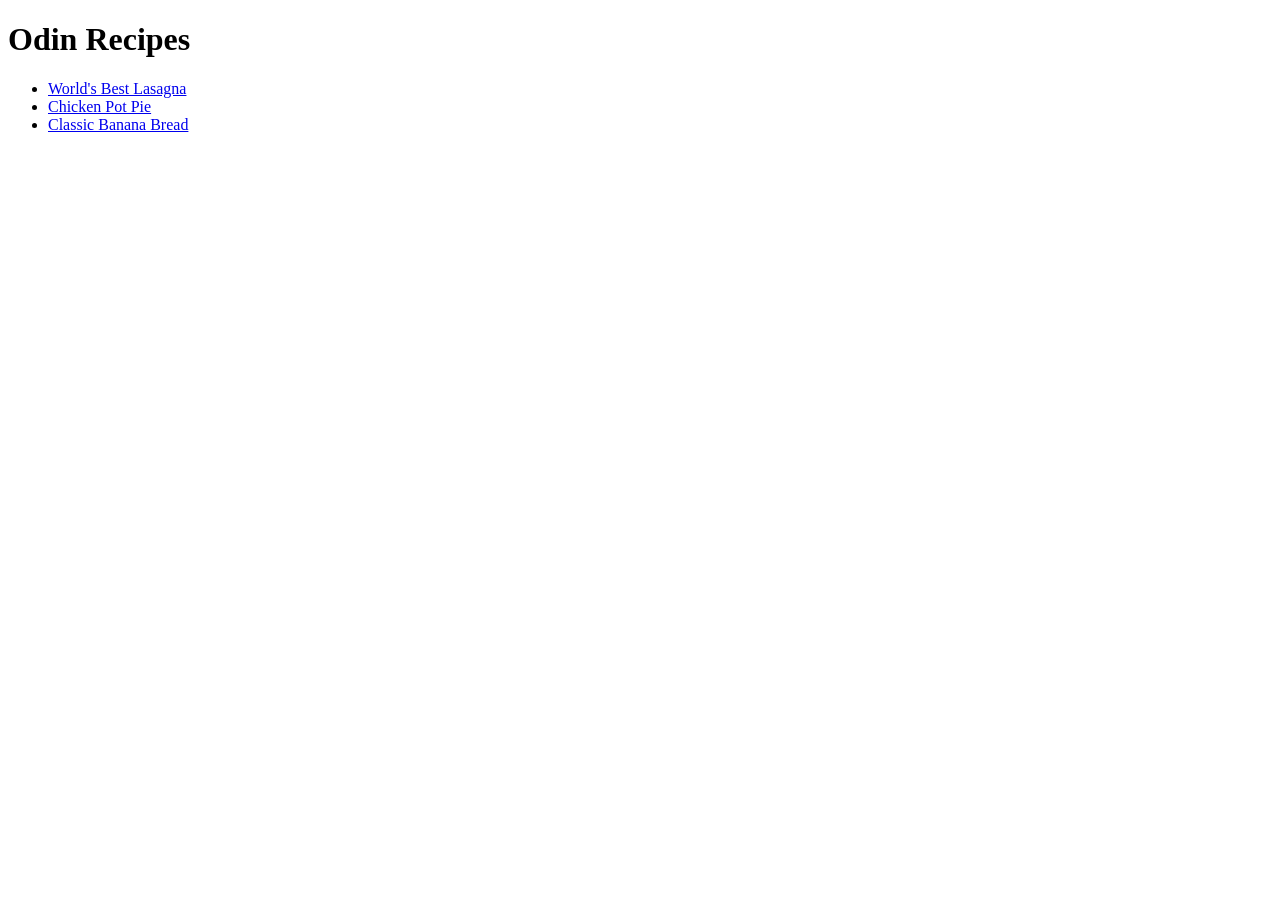
<file: index.html>
<!doctype html>
<html lang="en">
  <head>
    <meta charset="UTF-8" />
    <meta name="viewport" content="width=device-width, initial-scale=1.0" />
    <title>Odin Recipes</title>
  </head>
  <body>
    <h1>Odin Recipes</h1>

    <ul>
      <li><a href="./recipes/lasagna.html">World's Best Lasagna</a></li>
      <li><a href="./recipes/chicken-pot-pie.html">Chicken Pot Pie</a></li>
      <li>
        <a href="./recipes/classic-banana-bread.html">Classic Banana Bread</a>
      </li>
    </ul>
  </body>
</html>
</file>
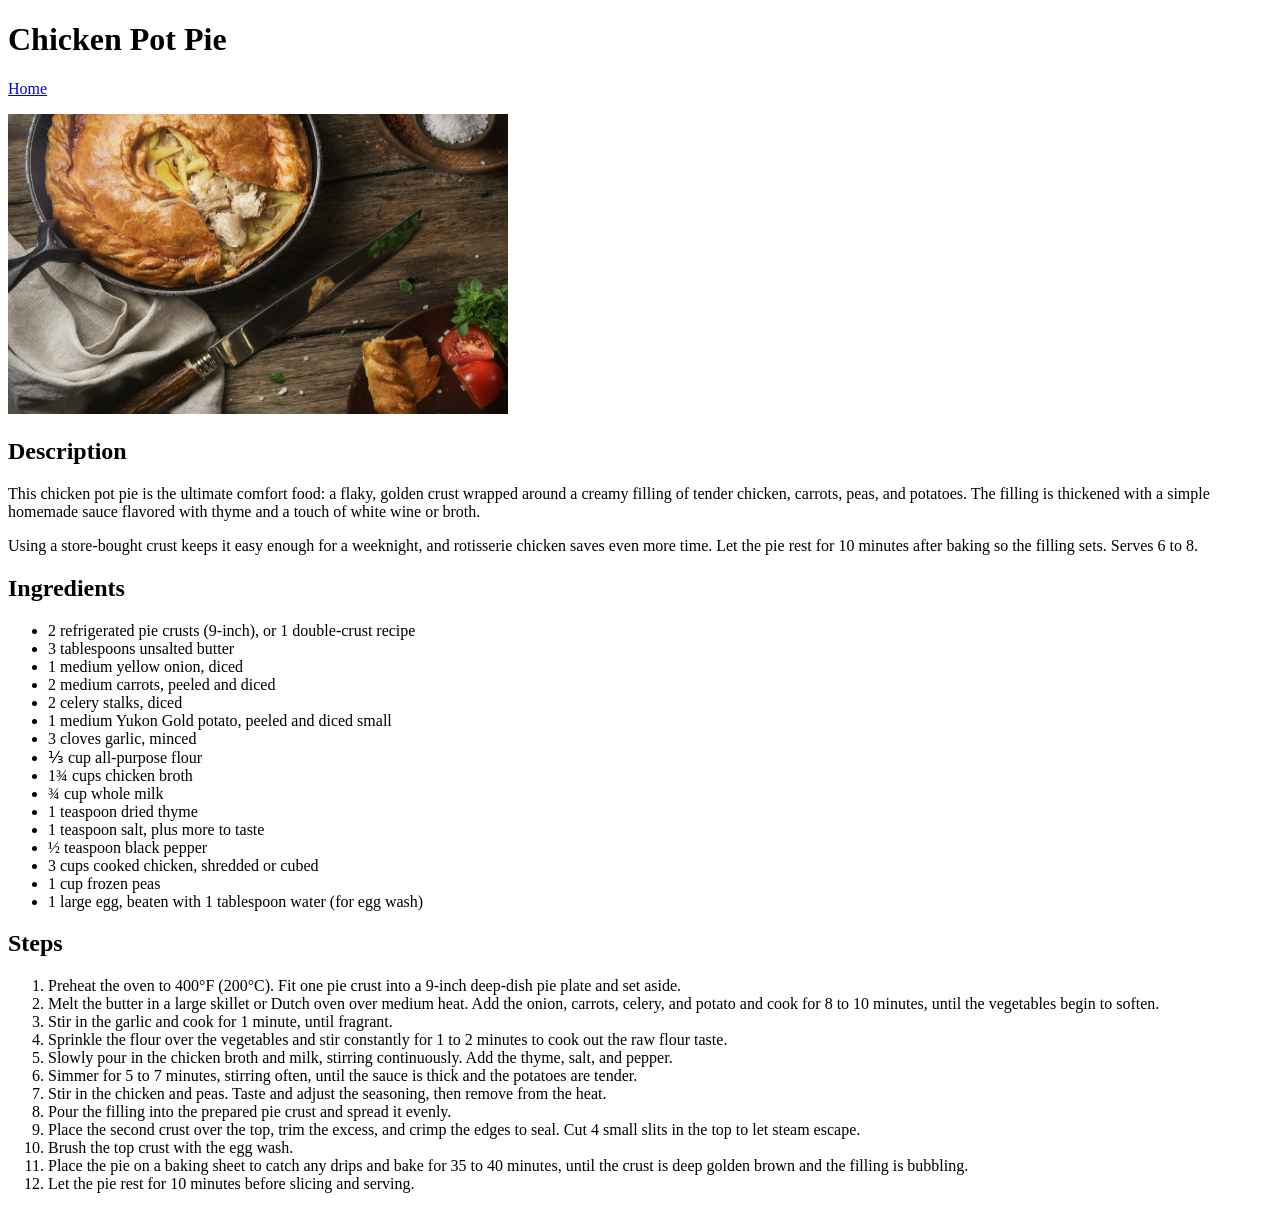
<file: recipes/chicken-pot-pie.html>
<!doctype html>
<html lang="en">
  <head>
    <meta charset="UTF-8" />
    <meta name="viewport" content="width=device-width, initial-scale=1.0" />
    <title>Chicken Pot Pie</title>
  </head>
  <body>
    <h1>Chicken Pot Pie</h1>

    <p><a href="../index.html">Home</a></p>

    <img
      src="../images/chicken-pot-pie.jpg"
      alt="Image of Chicken Pot Pie with a golden brown crust and a portion of pie served. The dish is resting on a wooden board."
      height="300"
      width="500"
    />

    <h2>Description</h2>

    <p>
      This chicken pot pie is the ultimate comfort food: a flaky, golden crust
      wrapped around a creamy filling of tender chicken, carrots, peas, and
      potatoes. The filling is thickened with a simple homemade sauce flavored
      with thyme and a touch of white wine or broth.
    </p>

    <p>
      Using a store-bought crust keeps it easy enough for a weeknight, and
      rotisserie chicken saves even more time. Let the pie rest for 10 minutes
      after baking so the filling sets. Serves 6 to 8.
    </p>

    <h2>Ingredients</h2>

    <ul>
      <li>2 refrigerated pie crusts (9-inch), or 1 double-crust recipe</li>
      <li>3 tablespoons unsalted butter</li>
      <li>1 medium yellow onion, diced</li>
      <li>2 medium carrots, peeled and diced</li>
      <li>2 celery stalks, diced</li>
      <li>1 medium Yukon Gold potato, peeled and diced small</li>
      <li>3 cloves garlic, minced</li>
      <li>⅓ cup all-purpose flour</li>
      <li>1¾ cups chicken broth</li>
      <li>¾ cup whole milk</li>
      <li>1 teaspoon dried thyme</li>
      <li>1 teaspoon salt, plus more to taste</li>
      <li>½ teaspoon black pepper</li>
      <li>3 cups cooked chicken, shredded or cubed</li>
      <li>1 cup frozen peas</li>
      <li>1 large egg, beaten with 1 tablespoon water (for egg wash)</li>
    </ul>

    <h2>Steps</h2>

    <ol>
      <li>
        Preheat the oven to 400°F (200°C). Fit one pie crust into a 9-inch
        deep-dish pie plate and set aside.
      </li>
      <li>
        Melt the butter in a large skillet or Dutch oven over medium heat. Add
        the onion, carrots, celery, and potato and cook for 8 to 10 minutes,
        until the vegetables begin to soften.
      </li>
      <li>Stir in the garlic and cook for 1 minute, until fragrant.</li>
      <li>
        Sprinkle the flour over the vegetables and stir constantly for 1 to 2
        minutes to cook out the raw flour taste.
      </li>
      <li>
        Slowly pour in the chicken broth and milk, stirring continuously. Add
        the thyme, salt, and pepper.
      </li>
      <li>
        Simmer for 5 to 7 minutes, stirring often, until the sauce is thick and
        the potatoes are tender.
      </li>
      <li>
        Stir in the chicken and peas. Taste and adjust the seasoning, then
        remove from the heat.
      </li>
      <li>
        Pour the filling into the prepared pie crust and spread it evenly.
      </li>
      <li>
        Place the second crust over the top, trim the excess, and crimp the
        edges to seal. Cut 4 small slits in the top to let steam escape.
      </li>
      <li>Brush the top crust with the egg wash.</li>
      <li>
        Place the pie on a baking sheet to catch any drips and bake for 35 to 40
        minutes, until the crust is deep golden brown and the filling is
        bubbling.
      </li>
      <li>Let the pie rest for 10 minutes before slicing and serving.</li>
    </ol>
  </body>
</html>
</file>
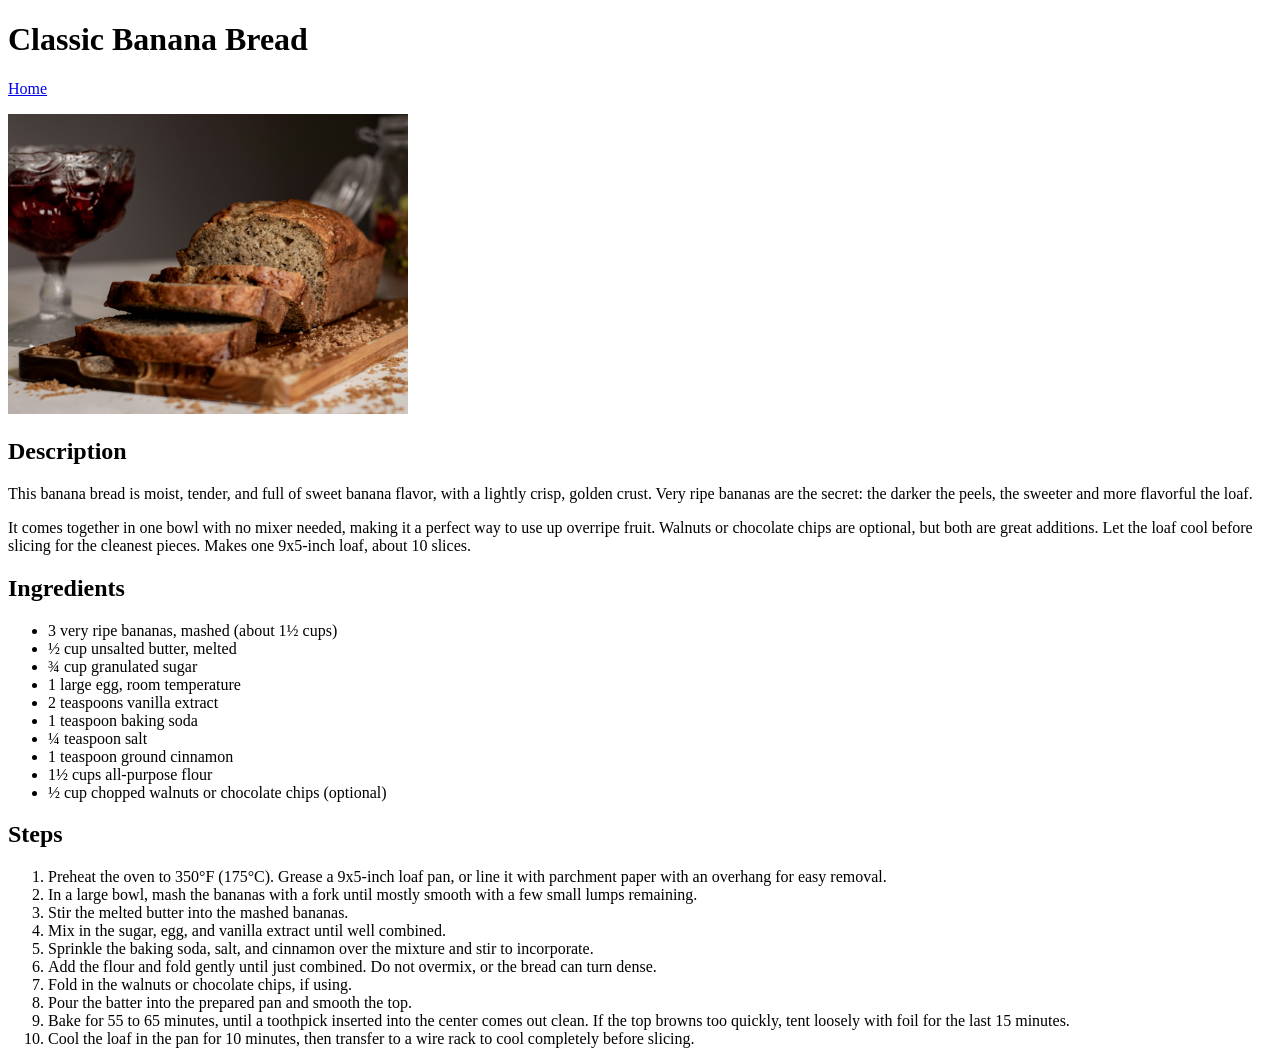
<file: recipes/classic-banana-bread.html>
<!doctype html>
<html lang="en">
  <head>
    <meta charset="UTF-8" />
    <meta name="viewport" content="width=device-width, initial-scale=1.0" />
    <title>Classic Banana Bread</title>
  </head>
  <body>
    <h1>Classic Banana Bread</h1>

    <p><a href="../index.html">Home</a></p>

    <img
      src="../images/banana-bread.jpg"
      alt="Image of Banana Bread with two slices cut from the loaf leaning on to the place"
      height="300"
      width="400"
    />

    <h2>Description</h2>

    <p>
      This banana bread is moist, tender, and full of sweet banana flavor, with
      a lightly crisp, golden crust. Very ripe bananas are the secret: the
      darker the peels, the sweeter and more flavorful the loaf.
    </p>

    <p>
      It comes together in one bowl with no mixer needed, making it a perfect
      way to use up overripe fruit. Walnuts or chocolate chips are optional, but
      both are great additions. Let the loaf cool before slicing for the
      cleanest pieces. Makes one 9x5-inch loaf, about 10 slices.
    </p>

    <h2>Ingredients</h2>
    <ul>
      <li>3 very ripe bananas, mashed (about 1½ cups)</li>
      <li>½ cup unsalted butter, melted</li>
      <li>¾ cup granulated sugar</li>
      <li>1 large egg, room temperature</li>
      <li>2 teaspoons vanilla extract</li>
      <li>1 teaspoon baking soda</li>
      <li>¼ teaspoon salt</li>
      <li>1 teaspoon ground cinnamon</li>
      <li>1½ cups all-purpose flour</li>
      <li>½ cup chopped walnuts or chocolate chips (optional)</li>
    </ul>

    <h2>Steps</h2>
    <ol>
      <li>
        Preheat the oven to 350°F (175°C). Grease a 9x5-inch loaf pan, or line
        it with parchment paper with an overhang for easy removal.
      </li>
      <li>
        In a large bowl, mash the bananas with a fork until mostly smooth with a
        few small lumps remaining.
      </li>
      <li>Stir the melted butter into the mashed bananas.</li>
      <li>Mix in the sugar, egg, and vanilla extract until well combined.</li>
      <li>
        Sprinkle the baking soda, salt, and cinnamon over the mixture and stir
        to incorporate.
      </li>
      <li>
        Add the flour and fold gently until just combined. Do not overmix, or
        the bread can turn dense.
      </li>
      <li>Fold in the walnuts or chocolate chips, if using.</li>
      <li>Pour the batter into the prepared pan and smooth the top.</li>
      <li>
        Bake for 55 to 65 minutes, until a toothpick inserted into the center
        comes out clean. If the top browns too quickly, tent loosely with foil
        for the last 15 minutes.
      </li>
      <li>
        Cool the loaf in the pan for 10 minutes, then transfer to a wire rack to
        cool completely before slicing.
      </li>
    </ol>
  </body>
</html>
</file>
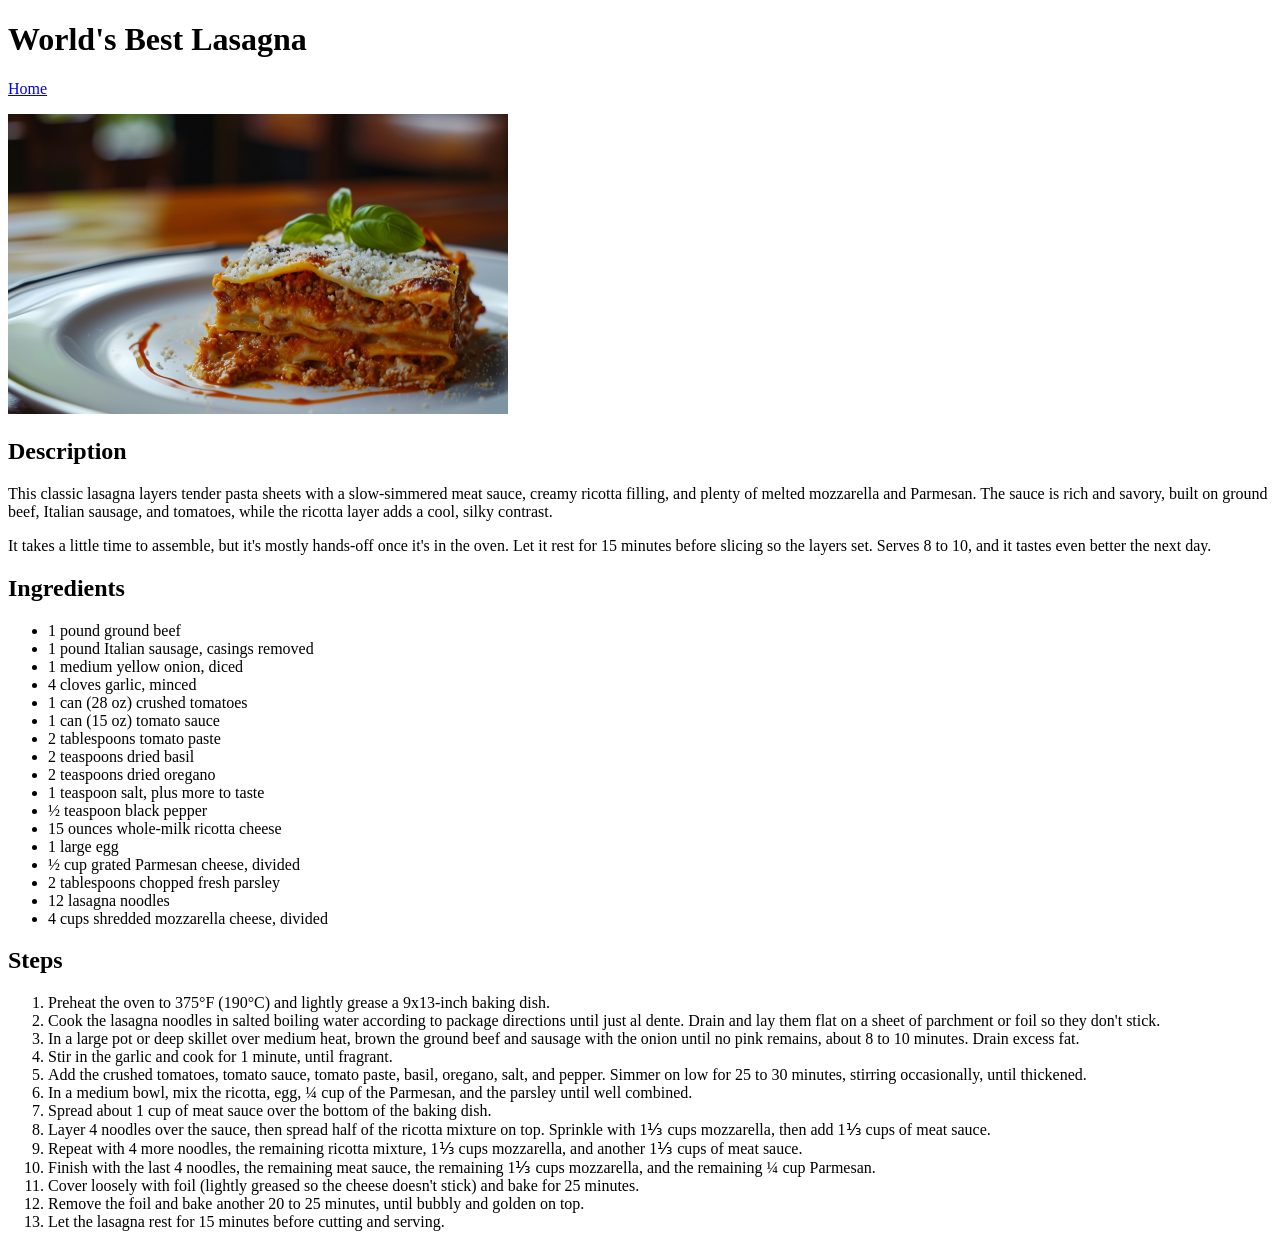
<file: recipes/lasagna.html>
<!doctype html>
<html lang="en">
  <head>
    <meta charset="UTF-8" />
    <meta name="viewport" content="width=device-width, initial-scale=1.0" />
    <title>World's Best Lasagna</title>
  </head>
  <body>
    <h1>World's Best Lasagna</h1>
    <p><a href="../index.html">Home</a></p>

    <img
      src="../images/lasagna.jpg"
      alt="Lasagna on white plate covered with grated cheese and basil on top"
      height="300"
      width="500"
    />

    <h2>Description</h2>
    <p>
      This classic lasagna layers tender pasta sheets with a slow-simmered meat
      sauce, creamy ricotta filling, and plenty of melted mozzarella and
      Parmesan. The sauce is rich and savory, built on ground beef, Italian
      sausage, and tomatoes, while the ricotta layer adds a cool, silky
      contrast.
    </p>

    <p>
      It takes a little time to assemble, but it's mostly hands-off once it's in
      the oven. Let it rest for 15 minutes before slicing so the layers set.
      Serves 8 to 10, and it tastes even better the next day.
    </p>

    <h2>Ingredients</h2>
    <ul>
      <li>1 pound ground beef</li>
      <li>1 pound Italian sausage, casings removed</li>
      <li>1 medium yellow onion, diced</li>
      <li>4 cloves garlic, minced</li>
      <li>1 can (28 oz) crushed tomatoes</li>
      <li>1 can (15 oz) tomato sauce</li>
      <li>2 tablespoons tomato paste</li>
      <li>2 teaspoons dried basil</li>
      <li>2 teaspoons dried oregano</li>
      <li>1 teaspoon salt, plus more to taste</li>
      <li>½ teaspoon black pepper</li>
      <li>15 ounces whole-milk ricotta cheese</li>
      <li>1 large egg</li>
      <li>½ cup grated Parmesan cheese, divided</li>
      <li>2 tablespoons chopped fresh parsley</li>
      <li>12 lasagna noodles</li>
      <li>4 cups shredded mozzarella cheese, divided</li>
    </ul>

    <h2>Steps</h2>
    <ol>
      <li>
        Preheat the oven to 375°F (190°C) and lightly grease a 9x13-inch baking
        dish.
      </li>
      <li>
        Cook the lasagna noodles in salted boiling water according to package
        directions until just al dente. Drain and lay them flat on a sheet of
        parchment or foil so they don't stick.
      </li>
      <li>
        In a large pot or deep skillet over medium heat, brown the ground beef
        and sausage with the onion until no pink remains, about 8 to 10 minutes.
        Drain excess fat.
      </li>
      <li>Stir in the garlic and cook for 1 minute, until fragrant.</li>
      <li>
        Add the crushed tomatoes, tomato sauce, tomato paste, basil, oregano,
        salt, and pepper. Simmer on low for 25 to 30 minutes, stirring
        occasionally, until thickened.
      </li>
      <li>
        In a medium bowl, mix the ricotta, egg, ¼ cup of the Parmesan, and the
        parsley until well combined.
      </li>
      <li>
        Spread about 1 cup of meat sauce over the bottom of the baking dish.
      </li>
      <li>
        Layer 4 noodles over the sauce, then spread half of the ricotta mixture
        on top. Sprinkle with 1⅓ cups mozzarella, then add 1⅓ cups of meat
        sauce.
      </li>
      <li>
        Repeat with 4 more noodles, the remaining ricotta mixture, 1⅓ cups
        mozzarella, and another 1⅓ cups of meat sauce.
      </li>
      <li>
        Finish with the last 4 noodles, the remaining meat sauce, the remaining
        1⅓ cups mozzarella, and the remaining ¼ cup Parmesan.
      </li>
      <li>
        Cover loosely with foil (lightly greased so the cheese doesn't stick)
        and bake for 25 minutes.
      </li>
      <li>
        Remove the foil and bake another 20 to 25 minutes, until bubbly and
        golden on top.
      </li>
      <li>Let the lasagna rest for 15 minutes before cutting and serving.</li>
    </ol>
  </body>
</html>
</file>
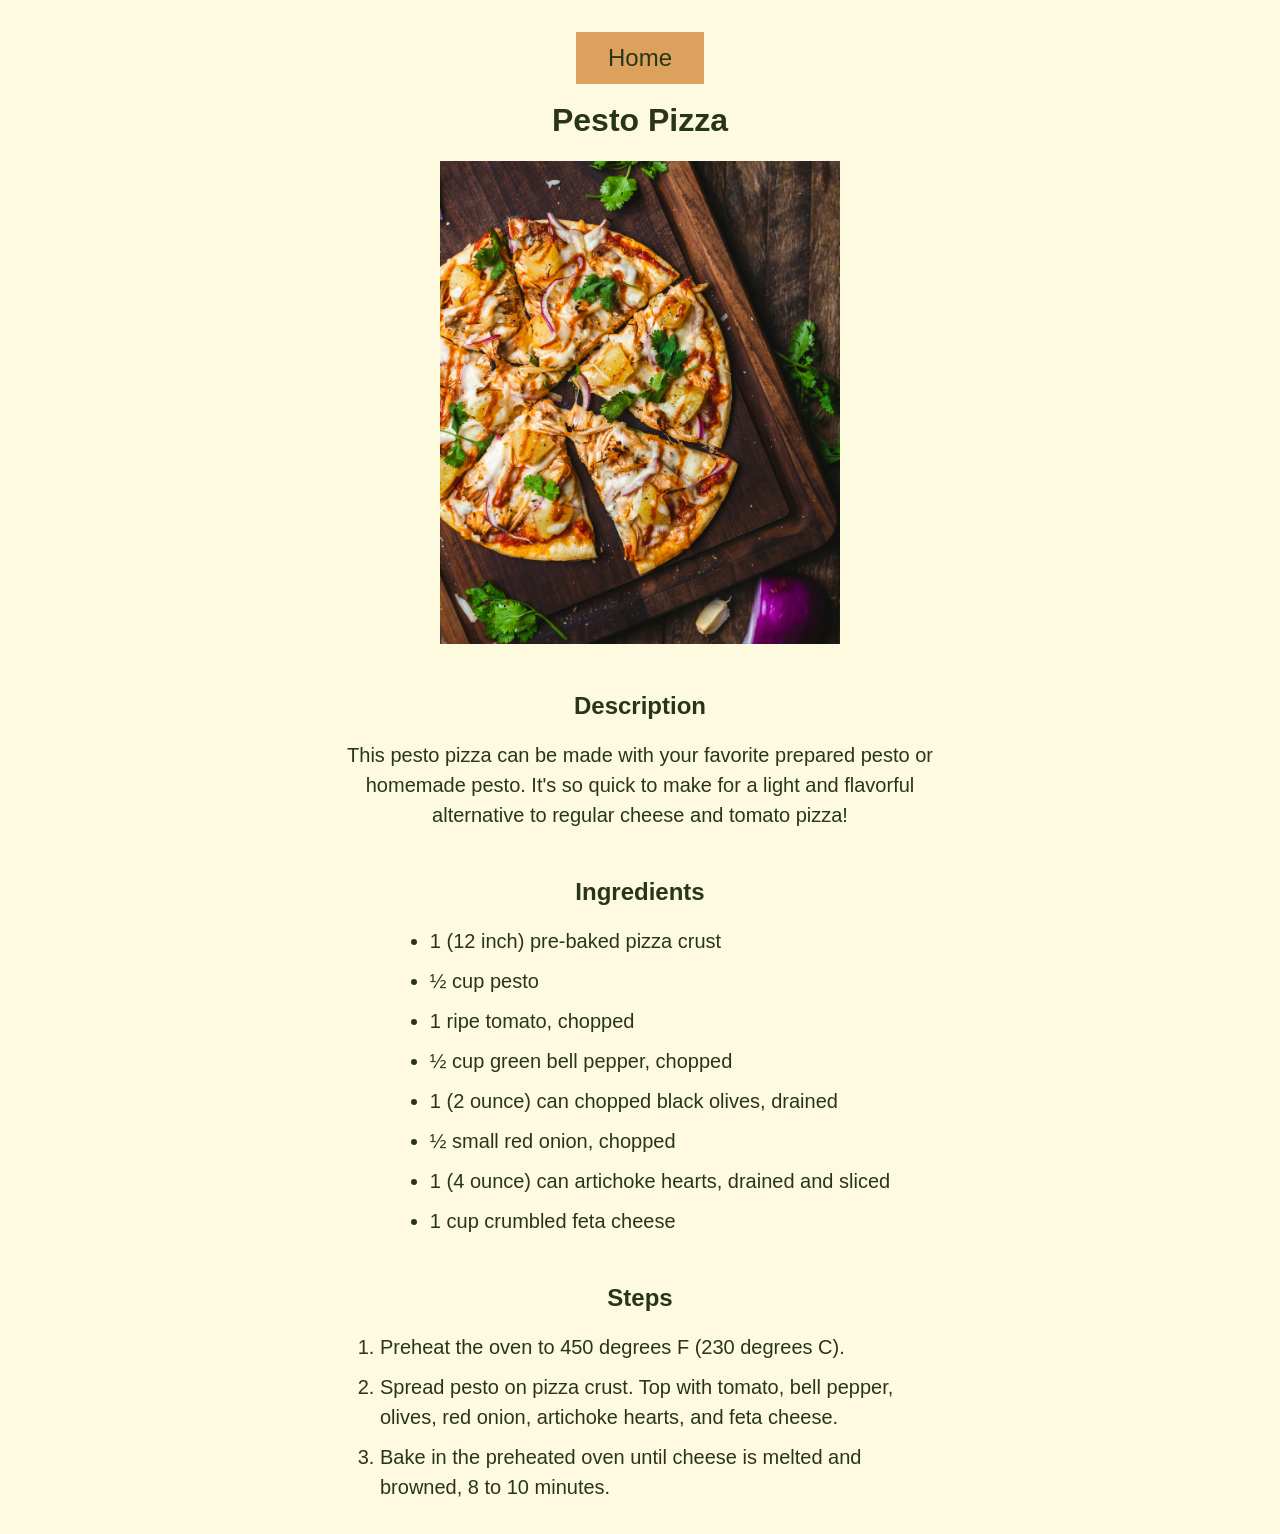
<file: recipes/pizza.html>
<!doctype html>
<html lang="en">
  <head>
    <meta charset="UTF-8" />
    <meta name="viewport" content="width=device-width, initial-scale=1.0" />
    <title>Pizza</title>

    <link rel="stylesheet" href="../styles.css" />
  </head>
  <body class="recipe-page">
    <a href="../index.html" class="home-btn">Home</a>
    <h1>Pesto Pizza</h1>
    <img src="../images/pizza.jpg" alt="Pizza on chopping board" />

    <h2>Description</h2>
    <div class="description">
      <p>
        This pesto pizza can be made with your favorite prepared pesto or
        homemade pesto. It's so quick to make for a light and flavorful
        alternative to regular cheese and tomato pizza!
      </p>
    </div>

    <h2>Ingredients</h2>
    <ul class="ingredients">
      <li>1 (12 inch) pre-baked pizza crust</li>
      <li>½ cup pesto</li>
      <li>1 ripe tomato, chopped</li>
      <li>½ cup green bell pepper, chopped</li>
      <li>1 (2 ounce) can chopped black olives, drained</li>
      <li>½ small red onion, chopped</li>
      <li>1 (4 ounce) can artichoke hearts, drained and sliced</li>
      <li>1 cup crumbled feta cheese</li>
    </ul>

    <h2>Steps</h2>
    <ol class="ingredients">
      <li>Preheat the oven to 450 degrees F (230 degrees C).</li>
      <li>
        Spread pesto on pizza crust. Top with tomato, bell pepper, olives, red
        onion, artichoke hearts, and feta cheese.
      </li>
      <li>
        Bake in the preheated oven until cheese is melted and browned, 8 to 10
        minutes.
      </li>
    </ol>
  </body>
</html>
</file>
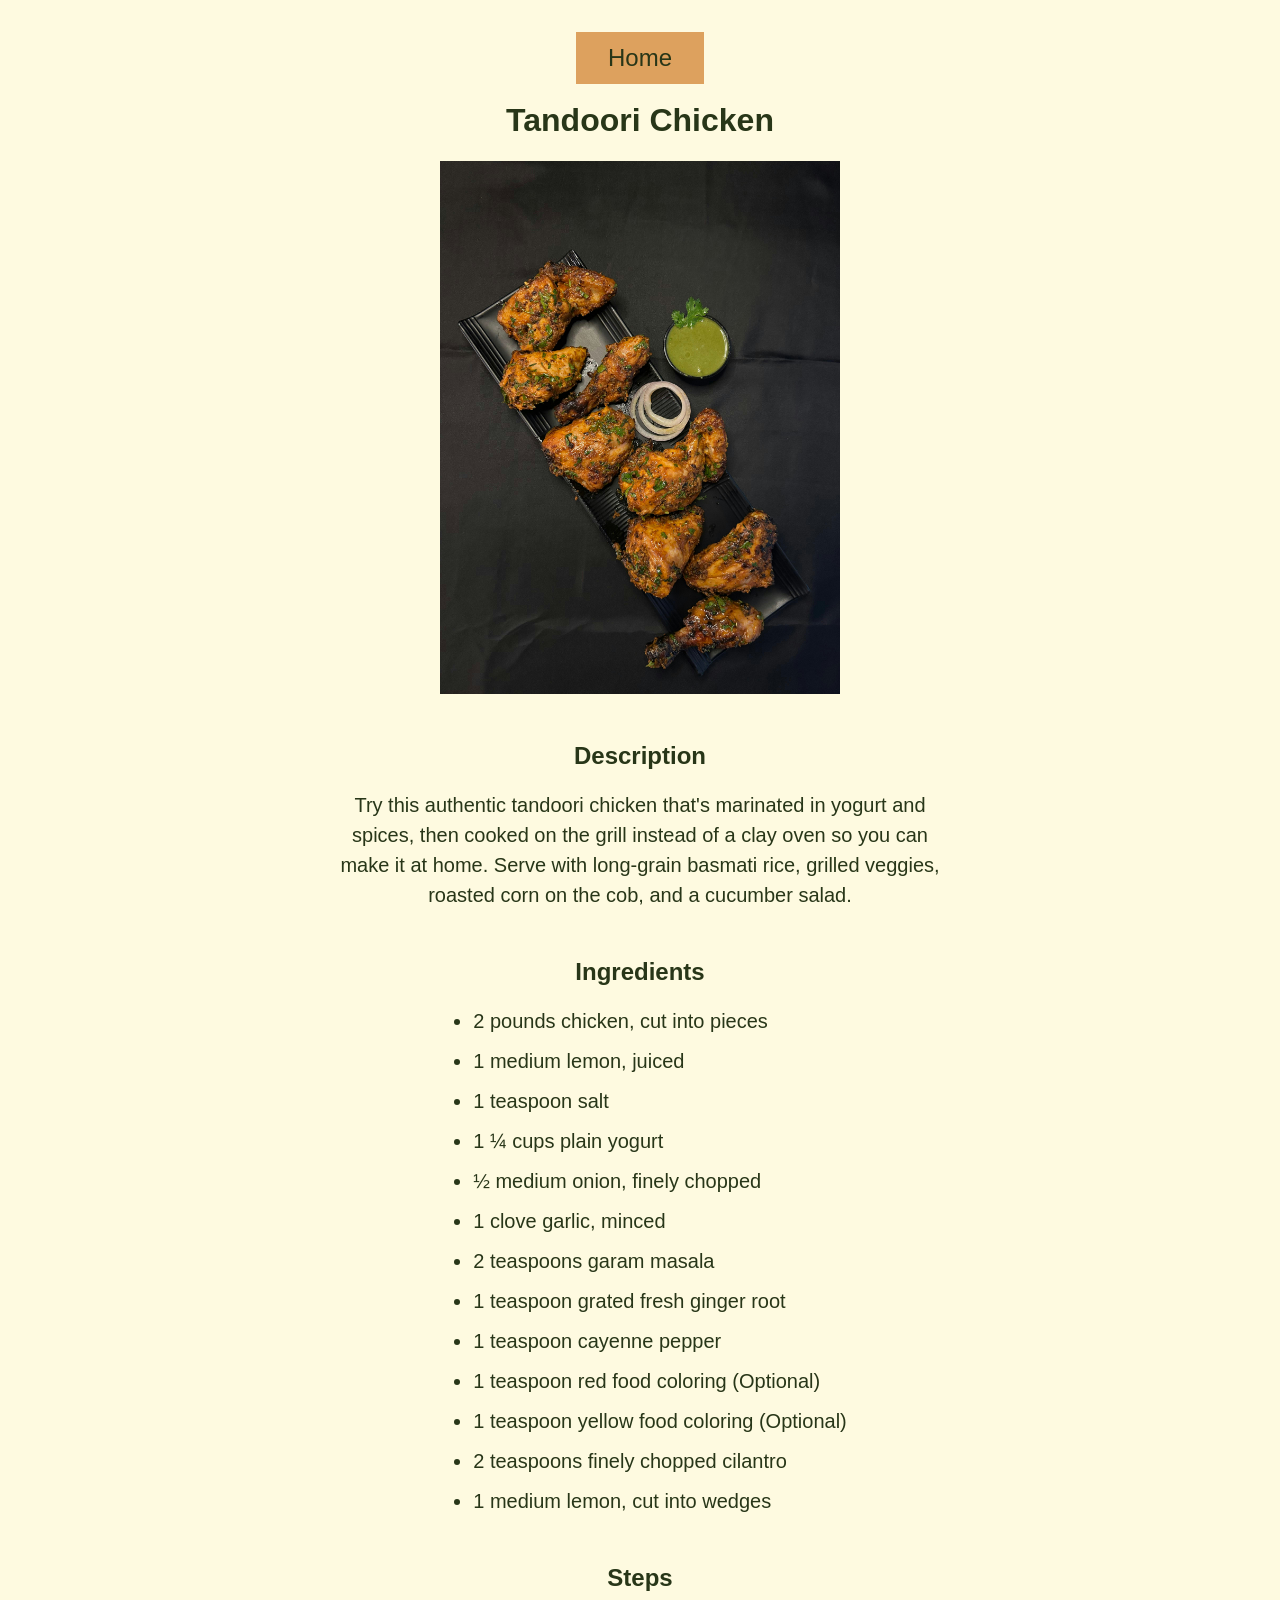
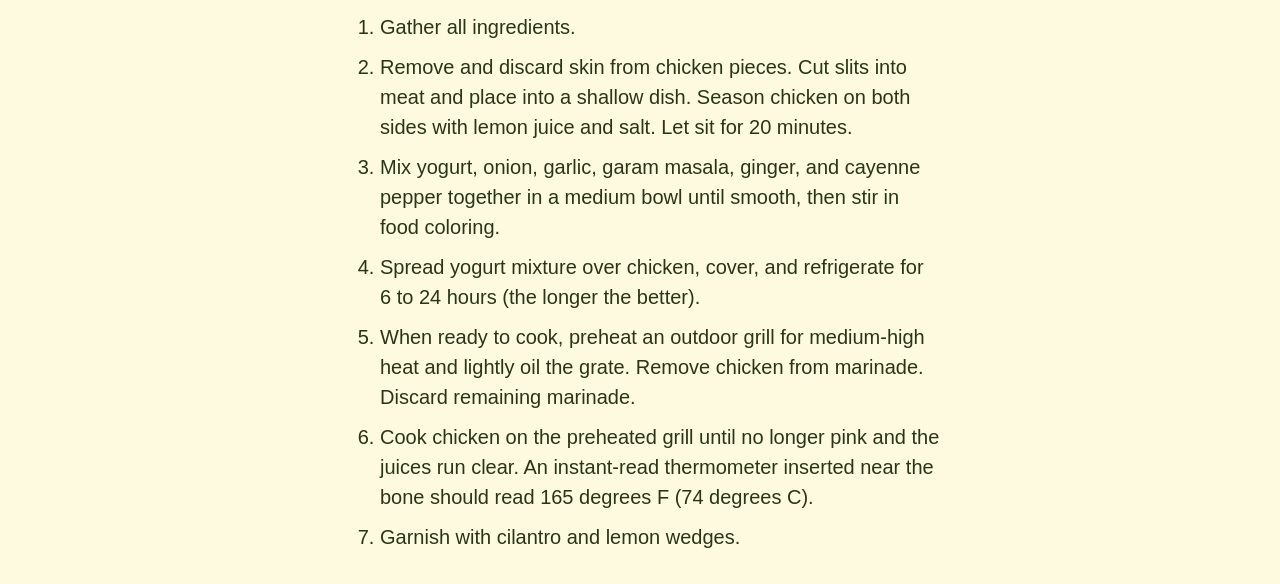
<file: recipes/tandoori-chicken.html>
<!doctype html>
<html lang="en">
  <head>
    <meta charset="UTF-8" />
    <meta name="viewport" content="width=device-width, initial-scale=1.0" />
    <title>Tandoori Chicken</title>

    <link rel="stylesheet" href="../styles.css" />
  </head>
  <body class="recipe-page">
    <a href="../index.html" class="home-btn">Home</a>
    <h1>Tandoori Chicken</h1>
    <img
      src="../images/tandoori-chicken.jpg"
      alt="A tray of chicken wings with a side of dipping sauce"
    />

    <h2>Description</h2>
    <div class="description">
      <p>
        Try this authentic tandoori chicken that's marinated in yogurt and
        spices, then cooked on the grill instead of a clay oven so you can make
        it at home. Serve with long-grain basmati rice, grilled veggies, roasted
        corn on the cob, and a cucumber salad.
      </p>
    </div>

    <h2>Ingredients</h2>
    <ul class="ingredients">
      <li>2 pounds chicken, cut into pieces</li>
      <li>1 medium lemon, juiced</li>
      <li>1 teaspoon salt</li>
      <li>1 ¼ cups plain yogurt</li>
      <li>½ medium onion, finely chopped</li>
      <li>1 clove garlic, minced</li>
      <li>2 teaspoons garam masala</li>
      <li>1 teaspoon grated fresh ginger root</li>
      <li>1 teaspoon cayenne pepper</li>
      <li>1 teaspoon red food coloring (Optional)</li>
      <li>1 teaspoon yellow food coloring (Optional)</li>
      <li>2 teaspoons finely chopped cilantro</li>
      <li>1 medium lemon, cut into wedges</li>
    </ul>

    <h2>Steps</h2>
    <ol class="steps">
      <li>Gather all ingredients.</li>
      <li>
        Remove and discard skin from chicken pieces. Cut slits into meat and
        place into a shallow dish. Season chicken on both sides with lemon juice
        and salt. Let sit for 20 minutes.
      </li>
      <li>
        Mix yogurt, onion, garlic, garam masala, ginger, and cayenne pepper
        together in a medium bowl until smooth, then stir in food coloring.
      </li>
      <li>
        Spread yogurt mixture over chicken, cover, and refrigerate for 6 to 24
        hours (the longer the better).
      </li>
      <li>
        When ready to cook, preheat an outdoor grill for medium-high heat and
        lightly oil the grate. Remove chicken from marinade. Discard remaining
        marinade.
      </li>
      <li>
        Cook chicken on the preheated grill until no longer pink and the juices
        run clear. An instant-read thermometer inserted near the bone should
        read 165 degrees F (74 degrees C).
      </li>
      <li>Garnish with cilantro and lemon wedges.</li>
    </ol>
  </body>
</html>
</file>
<file: styles.css>
* {
  font-family: "Book Antiqua", Garamond, Sans-serif;
}

body {
  background-color: #fefae0;
}

.home {
  width: 600px;
  margin: 16px auto;
}

h1 {
  width: fit-content;
  padding: 10px 0;
  color: #283618;
  margin: 0 auto;
}

.line {
  color: red;
}

#recipes {
  width: fit-content;
  margin-left: auto;
  margin-right: auto;
  margin-top: 30px;
}

.recipe-item {
  list-style-type: none;
  margin: 12px auto;
  background-color: #dda15e;
  padding: 8px 12px;
  display: block;
  height: fit-content;
  border-radius: 0.5em;
}

.recipe-item img {
  width: 300px;
  margin-top: 5px;
  border-radius: 0.5em;
}

.recipe-item a,
.home-btn {
  text-decoration: none;
  color: #283618;
  text-align: center;
  font-size: 24px;
  display: block;
}

.recipe-item p {
  margin: 12px auto;
}

.home-btn {
  background-color: #dda15e;
  width: fit-content;
  margin: 8px auto;
  padding: 12px 32px;
}

.recipe-item:hover,
.home-btn:hover {
  background-color: #bc6c25;
}

.recipe-page img {
  display: block;
  margin: 12px auto;
  width: 400px;
}

.ingredients,
.steps {
  margin: 12px auto;
  width: fit-content;
}

.steps li,
.ingredients li {
  color: #283618;
}

h2 {
  margin-top: 48px;
  text-align: center;
  color: #283618;
}

.description p {
  text-align: center;
  color: #283618;
}

.recipe-page {
  width: 600px;
  margin: 32px auto;
}

.steps li,
.ingredients li,
.description p {
  font-size: 20px;
  margin-top: 0.5em;
  line-height: 1.5em;
}
</file>
